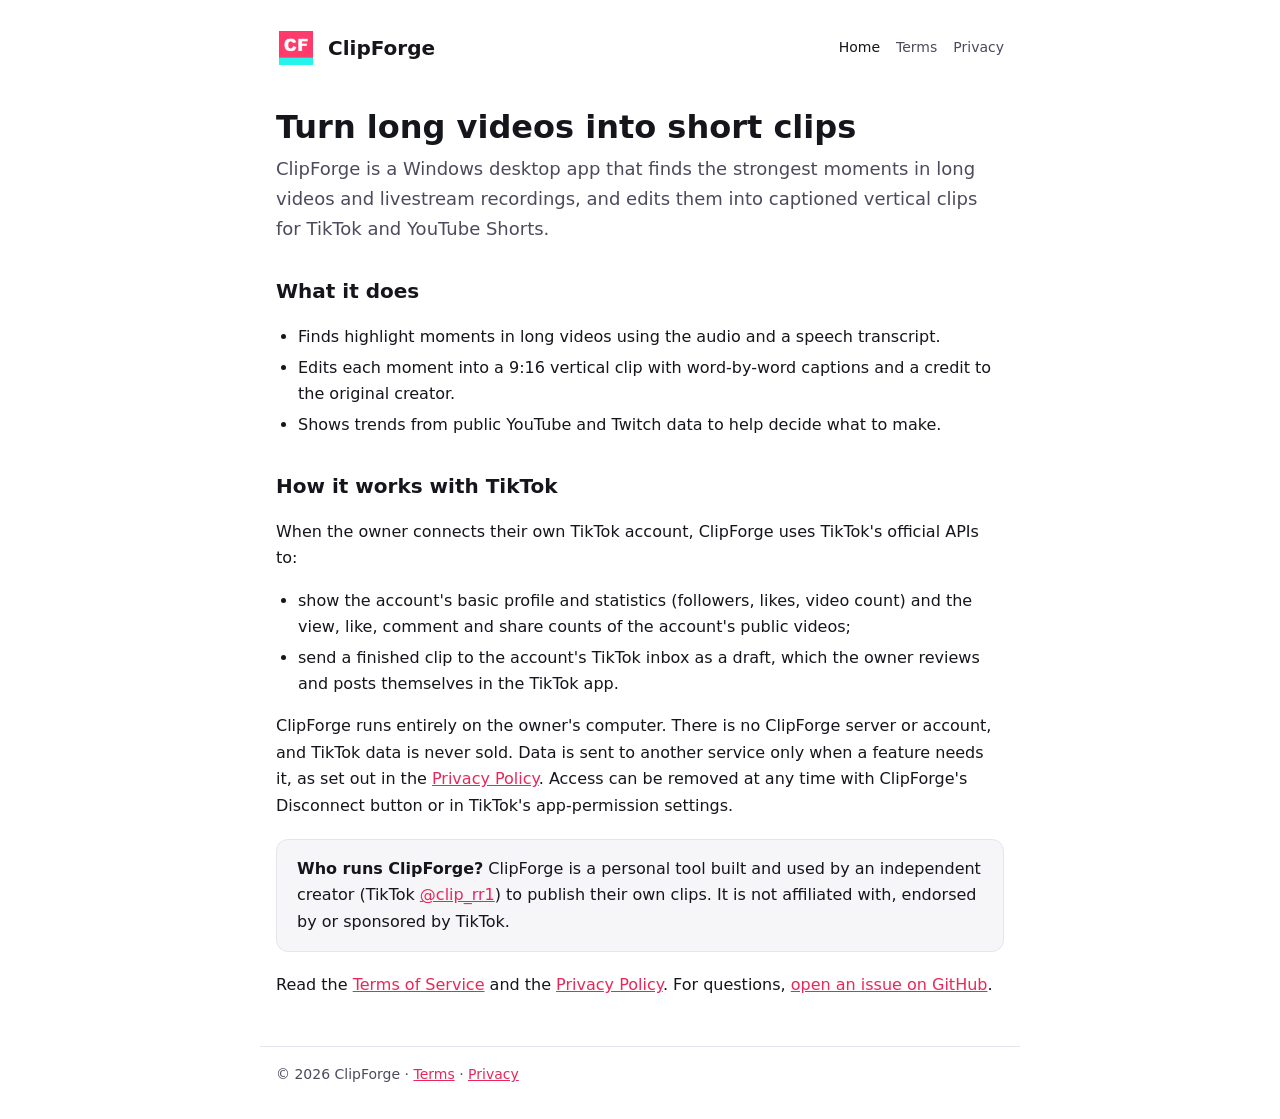
<file: index.html>
<!doctype html>
<html lang="en-GB">
<head>
  <meta charset="utf-8">
  <meta name="viewport" content="width=device-width, initial-scale=1">
  <title>ClipForge</title>
  <meta name="description" content="ClipForge is a Windows desktop app that turns long videos into captioned vertical clips and shows the owner's TikTok account statistics.">
  <link rel="icon" href="favicon.png">
  <link rel="stylesheet" href="style.css">
</head>
<body>
  <header>
    <img src="icon.png" alt="">
    <a class="brand" href="./">ClipForge</a>
    <nav><a href="./" aria-current="page">Home</a><a href="terms.html">Terms</a><a href="privacy.html">Privacy</a></nav>
  </header>
  <main>
    <h1>Turn long videos into short clips</h1>
    <p class="lead">ClipForge is a Windows desktop app that finds the strongest moments in long videos and livestream recordings, and edits them into captioned vertical clips for TikTok and YouTube Shorts.</p>

    <h2>What it does</h2>
    <ul>
      <li>Finds highlight moments in long videos using the audio and a speech transcript.</li>
      <li>Edits each moment into a 9:16 vertical clip with word-by-word captions and a credit to the original creator.</li>
      <li>Shows trends from public YouTube and Twitch data to help decide what to make.</li>
    </ul>

    <h2>How it works with TikTok</h2>
    <p>When the owner connects their own TikTok account, ClipForge uses TikTok's official APIs to:</p>
    <ul>
      <li>show the account's basic profile and statistics (followers, likes, video count) and the view, like, comment and share counts of the account's public videos;</li>
      <li>send a finished clip to the account's TikTok inbox as a draft, which the owner reviews and posts themselves in the TikTok app.</li>
    </ul>
    <p>ClipForge runs entirely on the owner's computer. There is no ClipForge server or account, and TikTok data is never sold. Data is sent to another service only when a feature needs it, as set out in the <a href="privacy.html">Privacy Policy</a>. Access can be removed at any time with ClipForge's Disconnect button or in TikTok's app-permission settings.</p>

    <div class="card">
      <b>Who runs ClipForge?</b> ClipForge is a personal tool built and used by an independent creator (TikTok <a href="https://www.tiktok.com/@clip_rr1">@clip_rr1</a>) to publish their own clips. It is not affiliated with, endorsed by or sponsored by TikTok.
    </div>

    <p>Read the <a href="terms.html">Terms of Service</a> and the <a href="privacy.html">Privacy Policy</a>. For questions, <a href="https://github.com/georgeseddon19-cloud/clipforge-site/issues">open an issue on GitHub</a>.</p>
  </main>
  <footer>© 2026 ClipForge · <a href="terms.html">Terms</a> · <a href="privacy.html">Privacy</a></footer>
</body>
</html>
</file>
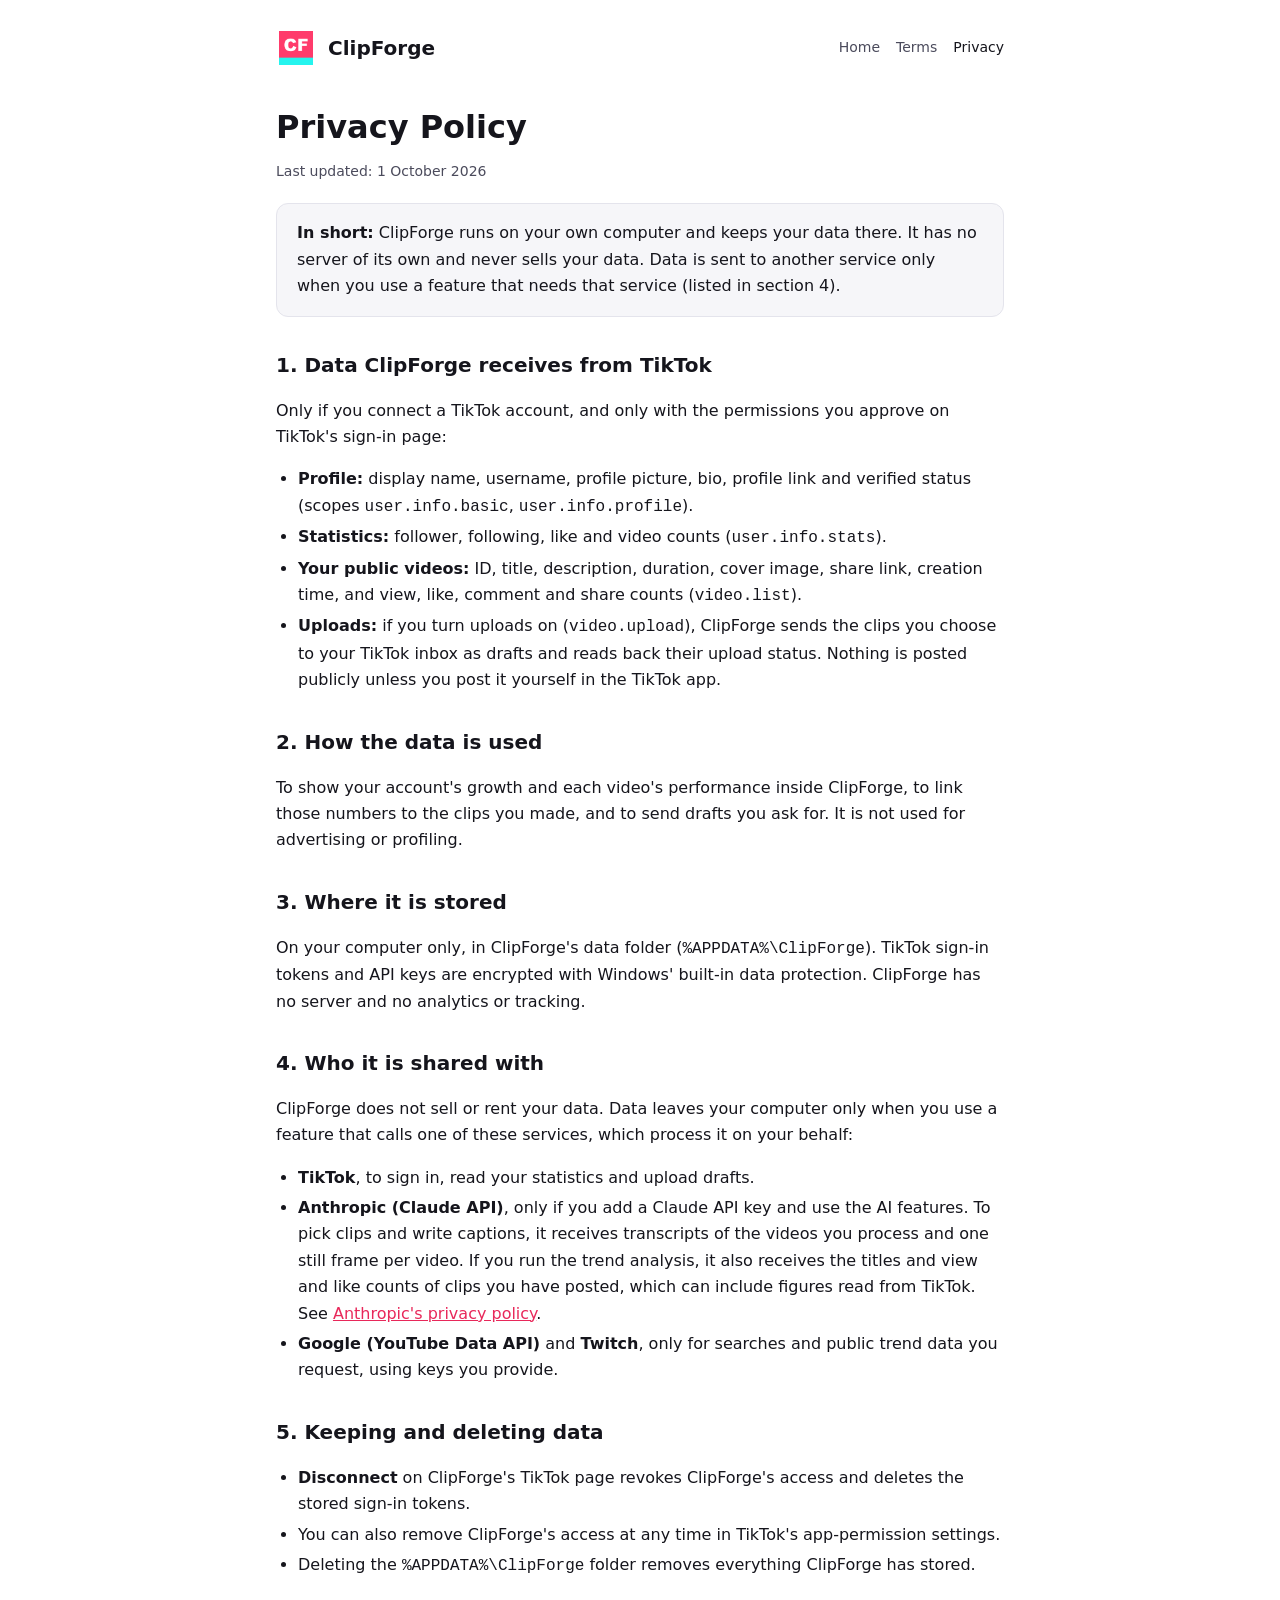
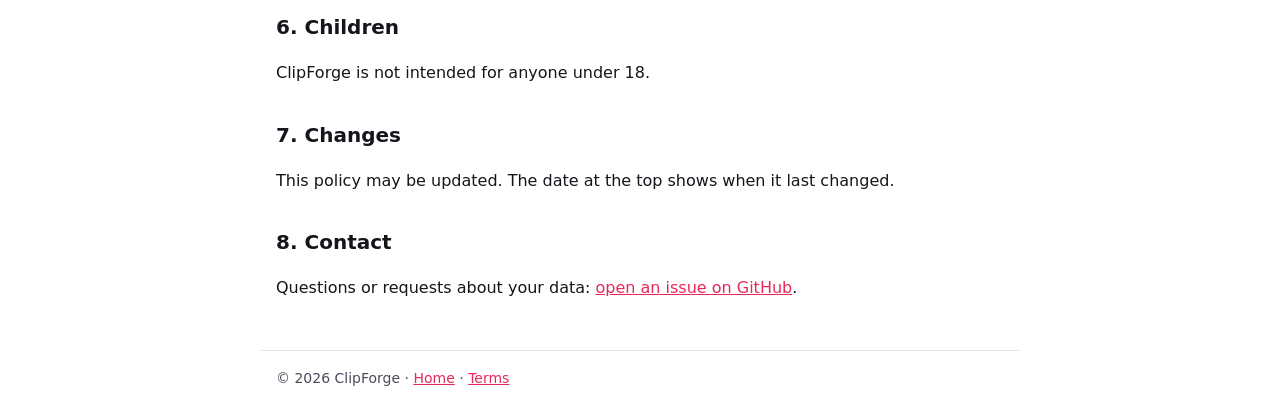
<file: privacy.html>
<!doctype html>
<html lang="en-GB">
<head>
  <meta charset="utf-8">
  <meta name="viewport" content="width=device-width, initial-scale=1">
  <title>Privacy Policy · ClipForge</title>
  <link rel="icon" href="favicon.png">
  <link rel="stylesheet" href="style.css">
</head>
<body>
  <header>
    <img src="icon.png" alt="">
    <a class="brand" href="./">ClipForge</a>
    <nav><a href="./">Home</a><a href="terms.html">Terms</a><a href="privacy.html" aria-current="page">Privacy</a></nav>
  </header>
  <main>
    <h1>Privacy Policy</h1>
    <p class="updated">Last updated: 1 October 2026</p>

    <div class="card"><b>In short:</b> ClipForge runs on your own computer and keeps your data there. It has no server of its own and never sells your data. Data is sent to another service only when you use a feature that needs that service (listed in section 4).</div>

    <h2>1. Data ClipForge receives from TikTok</h2>
    <p>Only if you connect a TikTok account, and only with the permissions you approve on TikTok's sign-in page:</p>
    <ul>
      <li><b>Profile:</b> display name, username, profile picture, bio, profile link and verified status (scopes <code>user.info.basic</code>, <code>user.info.profile</code>).</li>
      <li><b>Statistics:</b> follower, following, like and video counts (<code>user.info.stats</code>).</li>
      <li><b>Your public videos:</b> ID, title, description, duration, cover image, share link, creation time, and view, like, comment and share counts (<code>video.list</code>).</li>
      <li><b>Uploads:</b> if you turn uploads on (<code>video.upload</code>), ClipForge sends the clips you choose to your TikTok inbox as drafts and reads back their upload status. Nothing is posted publicly unless you post it yourself in the TikTok app.</li>
    </ul>

    <h2>2. How the data is used</h2>
    <p>To show your account's growth and each video's performance inside ClipForge, to link those numbers to the clips you made, and to send drafts you ask for. It is not used for advertising or profiling.</p>

    <h2>3. Where it is stored</h2>
    <p>On your computer only, in ClipForge's data folder (<code>%APPDATA%\ClipForge</code>). TikTok sign-in tokens and API keys are encrypted with Windows' built-in data protection. ClipForge has no server and no analytics or tracking.</p>

    <h2>4. Who it is shared with</h2>
    <p>ClipForge does not sell or rent your data. Data leaves your computer only when you use a feature that calls one of these services, which process it on your behalf:</p>
    <ul>
      <li><b>TikTok</b>, to sign in, read your statistics and upload drafts.</li>
      <li><b>Anthropic (Claude API)</b>, only if you add a Claude API key and use the AI features. To pick clips and write captions, it receives transcripts of the videos you process and one still frame per video. If you run the trend analysis, it also receives the titles and view and like counts of clips you have posted, which can include figures read from TikTok. See <a href="https://www.anthropic.com/legal/privacy">Anthropic's privacy policy</a>.</li>
      <li><b>Google (YouTube Data API)</b> and <b>Twitch</b>, only for searches and public trend data you request, using keys you provide.</li>
    </ul>

    <h2>5. Keeping and deleting data</h2>
    <ul>
      <li><b>Disconnect</b> on ClipForge's TikTok page revokes ClipForge's access and deletes the stored sign-in tokens.</li>
      <li>You can also remove ClipForge's access at any time in TikTok's app-permission settings.</li>
      <li>Deleting the <code>%APPDATA%\ClipForge</code> folder removes everything ClipForge has stored.</li>
    </ul>

    <h2>6. Children</h2>
    <p>ClipForge is not intended for anyone under 18.</p>

    <h2>7. Changes</h2>
    <p>This policy may be updated. The date at the top shows when it last changed.</p>

    <h2>8. Contact</h2>
    <p>Questions or requests about your data: <a href="https://github.com/georgeseddon19-cloud/clipforge-site/issues">open an issue on GitHub</a>.</p>
  </main>
  <footer>© 2026 ClipForge · <a href="./">Home</a> · <a href="terms.html">Terms</a></footer>
</body>
</html>
</file>
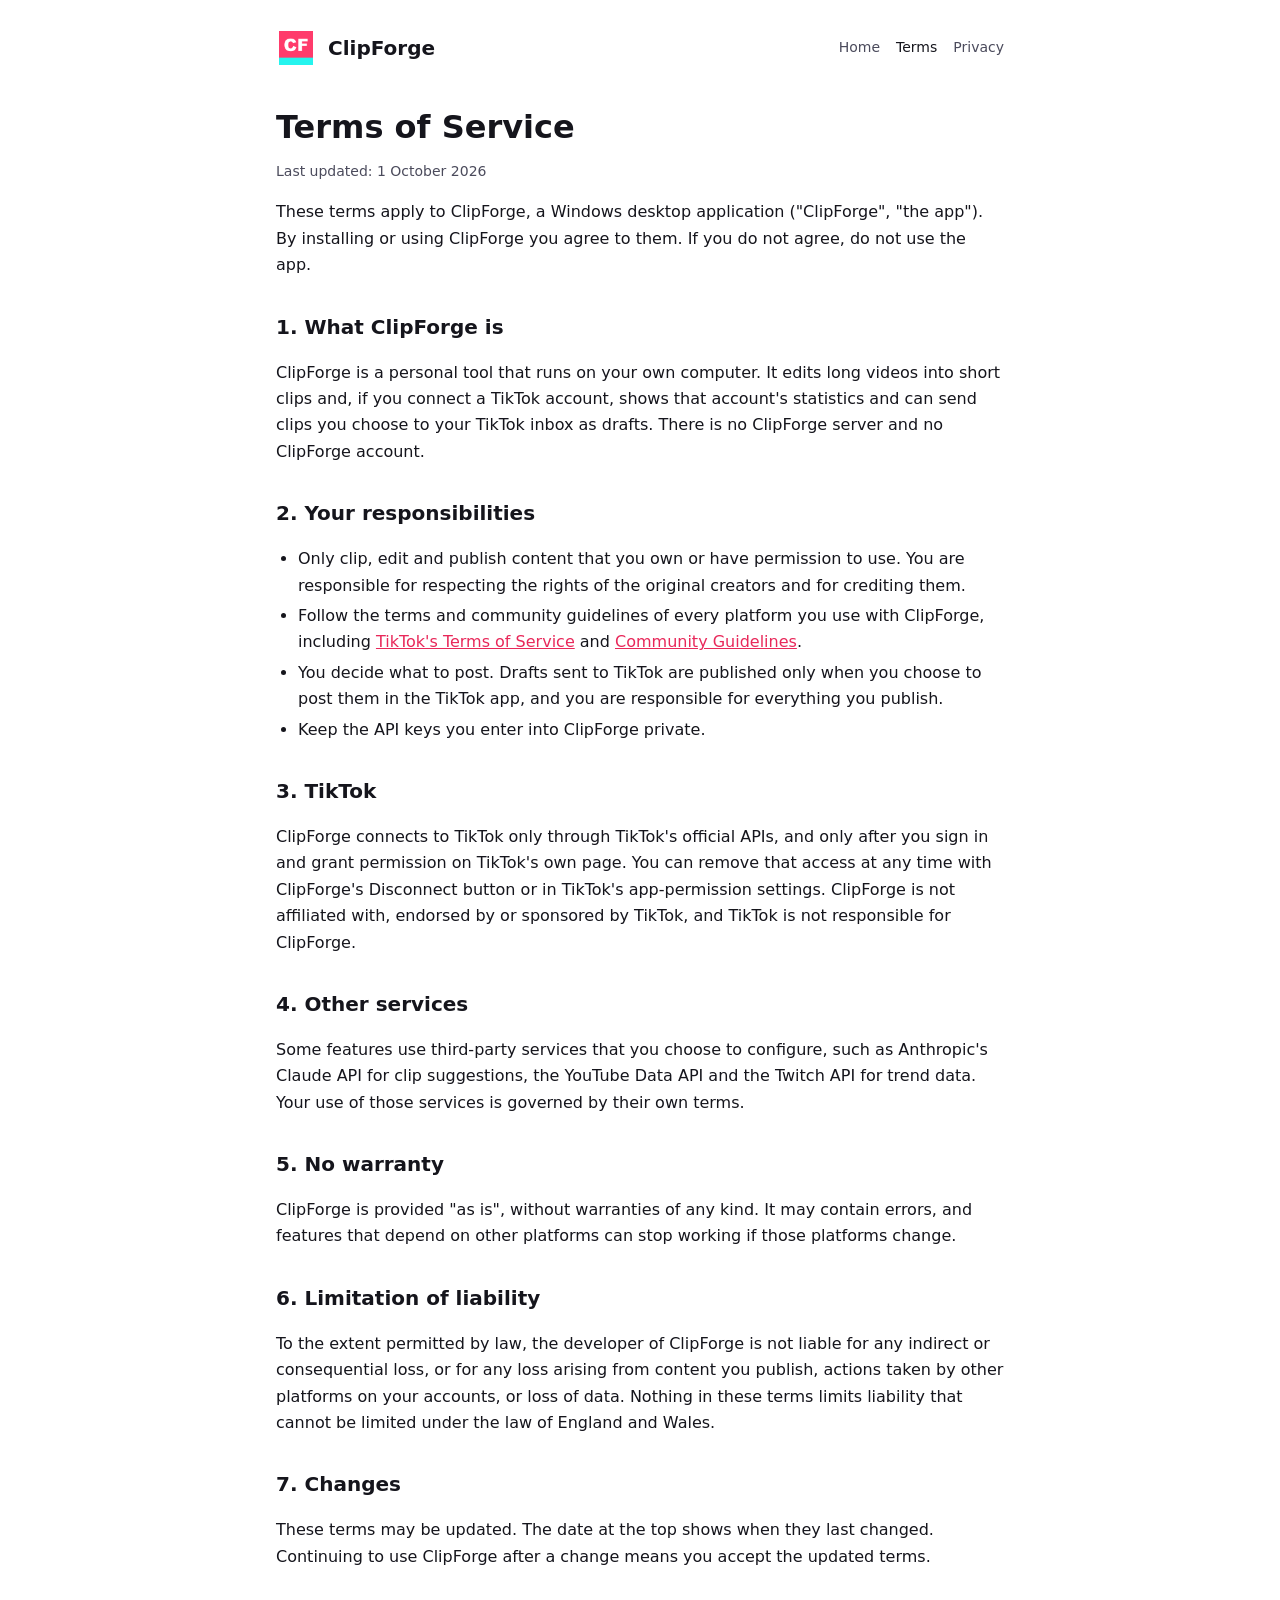
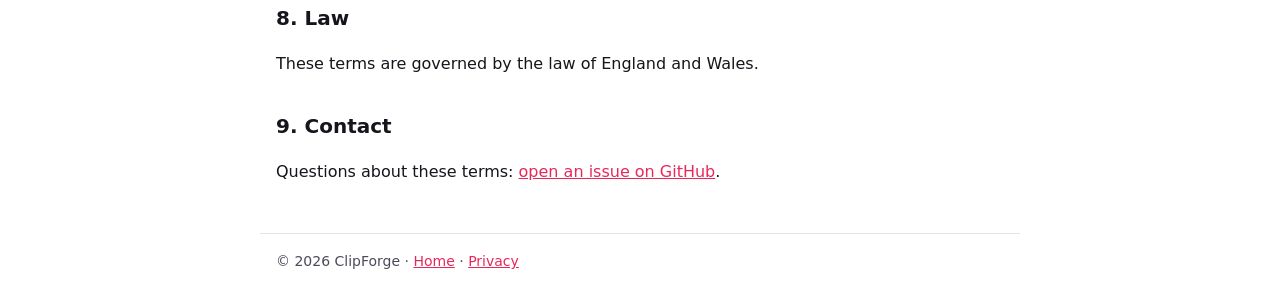
<file: terms.html>
<!doctype html>
<html lang="en-GB">
<head>
  <meta charset="utf-8">
  <meta name="viewport" content="width=device-width, initial-scale=1">
  <title>Terms of Service · ClipForge</title>
  <link rel="icon" href="favicon.png">
  <link rel="stylesheet" href="style.css">
</head>
<body>
  <header>
    <img src="icon.png" alt="">
    <a class="brand" href="./">ClipForge</a>
    <nav><a href="./">Home</a><a href="terms.html" aria-current="page">Terms</a><a href="privacy.html">Privacy</a></nav>
  </header>
  <main>
    <h1>Terms of Service</h1>
    <p class="updated">Last updated: 1 October 2026</p>

    <p>These terms apply to ClipForge, a Windows desktop application ("ClipForge", "the app"). By installing or using ClipForge you agree to them. If you do not agree, do not use the app.</p>

    <h2>1. What ClipForge is</h2>
    <p>ClipForge is a personal tool that runs on your own computer. It edits long videos into short clips and, if you connect a TikTok account, shows that account's statistics and can send clips you choose to your TikTok inbox as drafts. There is no ClipForge server and no ClipForge account.</p>

    <h2>2. Your responsibilities</h2>
    <ul>
      <li>Only clip, edit and publish content that you own or have permission to use. You are responsible for respecting the rights of the original creators and for crediting them.</li>
      <li>Follow the terms and community guidelines of every platform you use with ClipForge, including <a href="https://www.tiktok.com/legal/page/global/terms-of-service/en">TikTok's Terms of Service</a> and <a href="https://www.tiktok.com/community-guidelines">Community Guidelines</a>.</li>
      <li>You decide what to post. Drafts sent to TikTok are published only when you choose to post them in the TikTok app, and you are responsible for everything you publish.</li>
      <li>Keep the API keys you enter into ClipForge private.</li>
    </ul>

    <h2>3. TikTok</h2>
    <p>ClipForge connects to TikTok only through TikTok's official APIs, and only after you sign in and grant permission on TikTok's own page. You can remove that access at any time with ClipForge's Disconnect button or in TikTok's app-permission settings. ClipForge is not affiliated with, endorsed by or sponsored by TikTok, and TikTok is not responsible for ClipForge.</p>

    <h2>4. Other services</h2>
    <p>Some features use third-party services that you choose to configure, such as Anthropic's Claude API for clip suggestions, the YouTube Data API and the Twitch API for trend data. Your use of those services is governed by their own terms.</p>

    <h2>5. No warranty</h2>
    <p>ClipForge is provided "as is", without warranties of any kind. It may contain errors, and features that depend on other platforms can stop working if those platforms change.</p>

    <h2>6. Limitation of liability</h2>
    <p>To the extent permitted by law, the developer of ClipForge is not liable for any indirect or consequential loss, or for any loss arising from content you publish, actions taken by other platforms on your accounts, or loss of data. Nothing in these terms limits liability that cannot be limited under the law of England and Wales.</p>

    <h2>7. Changes</h2>
    <p>These terms may be updated. The date at the top shows when they last changed. Continuing to use ClipForge after a change means you accept the updated terms.</p>

    <h2>8. Law</h2>
    <p>These terms are governed by the law of England and Wales.</p>

    <h2>9. Contact</h2>
    <p>Questions about these terms: <a href="https://github.com/georgeseddon19-cloud/clipforge-site/issues">open an issue on GitHub</a>.</p>
  </main>
  <footer>© 2026 ClipForge · <a href="./">Home</a> · <a href="privacy.html">Privacy</a></footer>
</body>
</html>
</file>
<file: style.css>
:root {
  color-scheme: light;
  --bg: #ffffff;
  --panel: #f6f6f9;
  --line: #e4e4ec;
  --text: #15151c;
  --text-2: #4b4b5c;
  --accent: #e8285a;
  --accent-2: #0f9e9a;
}
@media (prefers-color-scheme: dark) {
  :root {
    color-scheme: dark;
    --bg: #0b0b10;
    --panel: #14141c;
    --line: #2a2a38;
    --text: #f3f3f7;
    --text-2: #b4b4c6;
    --accent: #ff3b6b;
    --accent-2: #25f4ee;
  }
}
* { box-sizing: border-box; }
body {
  margin: 0;
  background: var(--bg);
  color: var(--text);
  font: 16px/1.65 'Segoe UI', system-ui, -apple-system, sans-serif;
}
a { color: var(--accent); }
header, main, footer { max-width: 760px; margin: 0 auto; padding: 0 16px; }
header { display: flex; align-items: center; gap: 12px; padding-top: 28px; padding-bottom: 8px; }
header img { width: 40px; height: 40px; border-radius: 8px; }
header .brand { font-weight: 800; font-size: 20px; text-decoration: none; color: var(--text); }
header nav { margin-left: auto; display: flex; gap: 16px; font-size: 14px; }
header nav a { color: var(--text-2); text-decoration: none; }
header nav a:hover, header nav a[aria-current] { color: var(--text); }
h1 { font-size: 32px; line-height: 1.2; margin: 32px 0 8px; }
h2 { font-size: 20px; margin: 32px 0 6px; }
.lead { font-size: 18px; color: var(--text-2); margin-top: 0; }
.updated { color: var(--text-2); font-size: 14px; }
.card { background: var(--panel); border: 1px solid var(--line); border-radius: 12px; padding: 16px 20px; margin: 20px 0; }
ul { padding-left: 22px; }
li { margin: 4px 0; }
footer { color: var(--text-2); font-size: 14px; border-top: 1px solid var(--line); margin-top: 48px; padding-top: 16px; padding-bottom: 32px; }
@media (max-width: 520px) {
  header { flex-wrap: wrap; }
  header nav { margin-left: 0; width: 100%; }
  h1 { font-size: 26px; }
}
</file>
